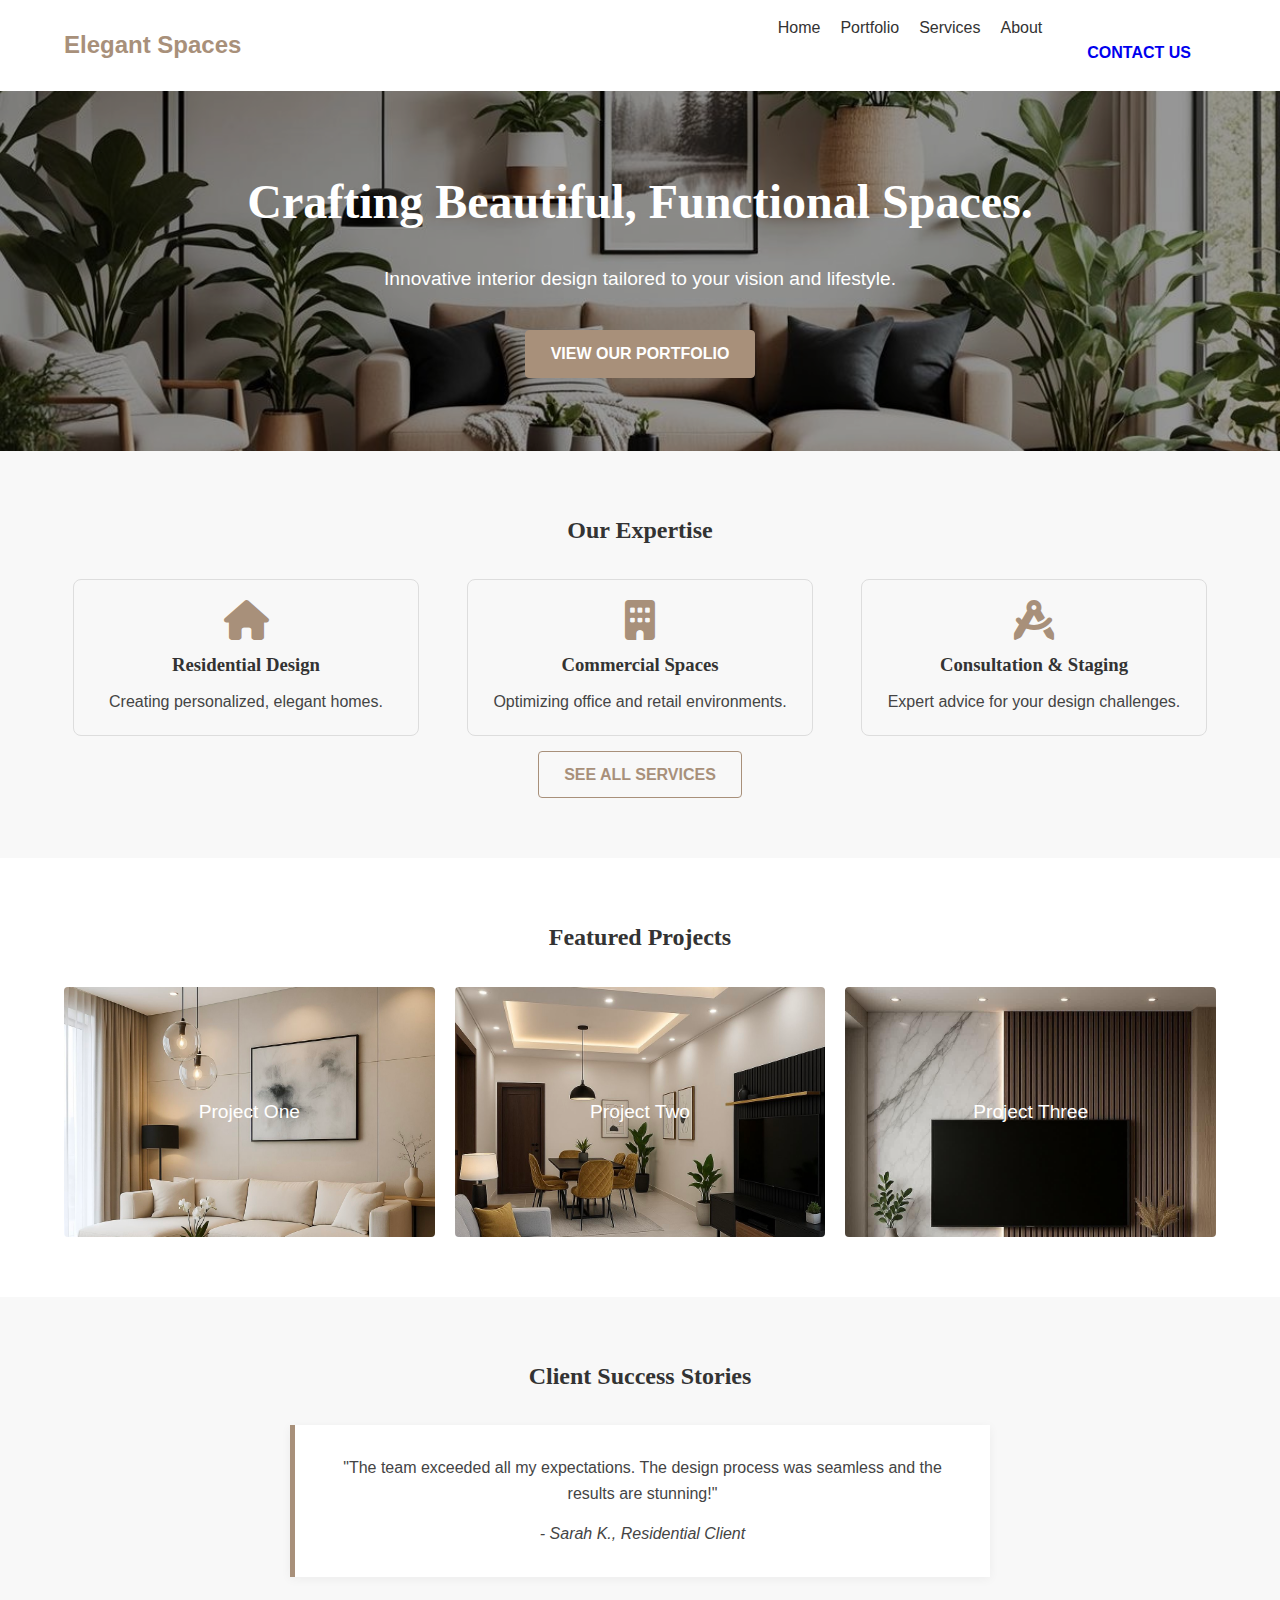
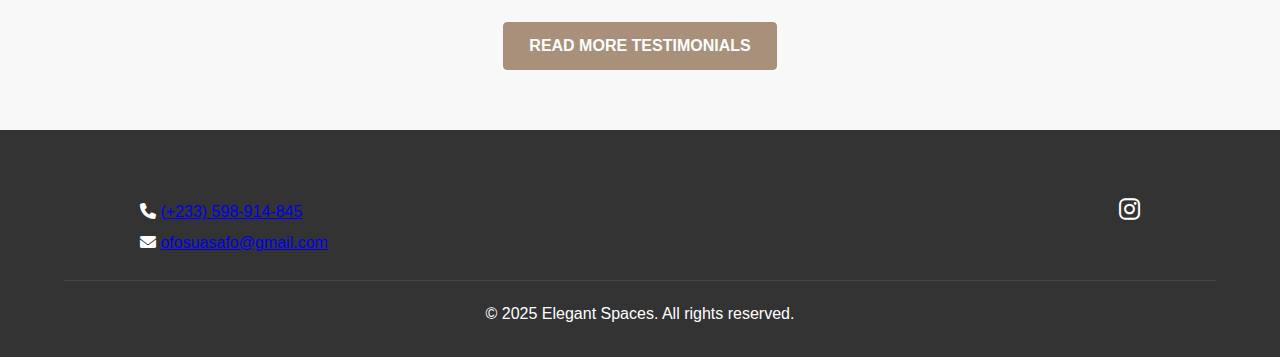
<file: index.html>
<!DOCTYPE html>
<html lang="en">
<head>
    <meta charset="UTF-8">
    <meta name="viewport" content="width=device-width, initial-scale=1.0">
    <title>Elegant Spaces - Interior Design Portfolio</title>
    <link rel="stylesheet" href="styles.css">
    <link rel="stylesheet" href="https://cdnjs.cloudflare.com/ajax/libs/font-awesome/6.0.0-beta3/css/all.min.css">
</head>
<body>

    <header class="main-header">
        <div class="logo">Elegant Spaces</div>
        <nav class="main-nav">
            <button class="menu-toggle" aria-label="Toggle navigation">
                <i class="fas fa-bars"></i>
            </button>
            <ul class="nav-list">
                <li><a href="index.html">Home</a></li>
                <li><a href="portfolio.html">Portfolio</a></li>
                <li><a href="services.html">Services</a></li>
                <li><a href="about.html">About</a></li>
               <li> <a href="contact.html" class="cta-button">Contact Us</a></li>
            </ul>
        </nav>
    </header>

    <main>
        <section class="hero">
            <div class="hero-content">
                <h1>Crafting Beautiful, Functional Spaces.</h1>
                <p>Innovative interior design tailored to your vision and lifestyle.</p>
                <a href="portfolio.html" class="cta-button primary">View Our Portfolio</a>
            </div>
        </section>

        <section class="services-preview">
            <h2>Our Expertise</h2>
            <div class="services-grid">
                <div class="service-card">
                    <i class="fas fa-home"></i>
                    <h3>Residential Design</h3>
                    <p>Creating personalized, elegant homes.</p>
                </div>
                <div class="service-card">
                    <i class="fas fa-building"></i>
                    <h3>Commercial Spaces</h3>
                    <p>Optimizing office and retail environments.</p>
                </div>
                <div class="service-card">
                    <i class="fas fa-drafting-compass"></i>
                    <h3>Consultation & Staging</h3>
                    <p>Expert advice for your design challenges.</p>
                </div>
            </div>
            <a href="services.html" class="cta-button secondary">See All Services</a>
        </section>

        <section class="portfolio-preview">
            <h2>Featured Projects</h2>
            <div class="portfolio-grid">
                <div class="project-item project-1">Project One</div>
                <div class="project-item project-2">Project Two</div>
                <div class="project-item project-3">Project Three</div>
            </div>
        </section>

        <section class="testimonials-preview">
            <h2>Client Success Stories</h2>
            <div class="testimonial-card">
                <p>"The team exceeded all my expectations. The design process was seamless and the results are stunning!"</p>
                <cite>- Sarah K., Residential Client</cite>
            </div>
            <a href="testimonials.html" class="cta-button primary">Read More Testimonials</a>
        </section>
    </main>

    <footer>
        <div class="footer-content">
            <div class="contact-info">
                <h3>Get In Touch</h3>
                <p>
    <i class="fas fa-phone"></i> 
    <a href="tel:+233598914845">(+233) 598-914-845</a>
</p>
                <p>
    <i class="fas fa-envelope"></i> 
    <a href="mailto:ofosuasafo@gmail.com">ofosuasafo@gmail.com</a>
</p>
            </div>
            <div class="social-links">
                                <a href=" https://www.instagram.com/akwasi4958?igsh=MWZ3MXNuYXZncGh4eA%3D%3D&utm_source=qr"><i class="fab fa-instagram" aria-label="Instagram"></i></a>
                
   
            </div>
        </div>
        <p class="copyright">&copy; 2025 Elegant Spaces. All rights reserved.</p>
    </footer>

    <script src="script.js"></script>
</body>
</html>
</file>
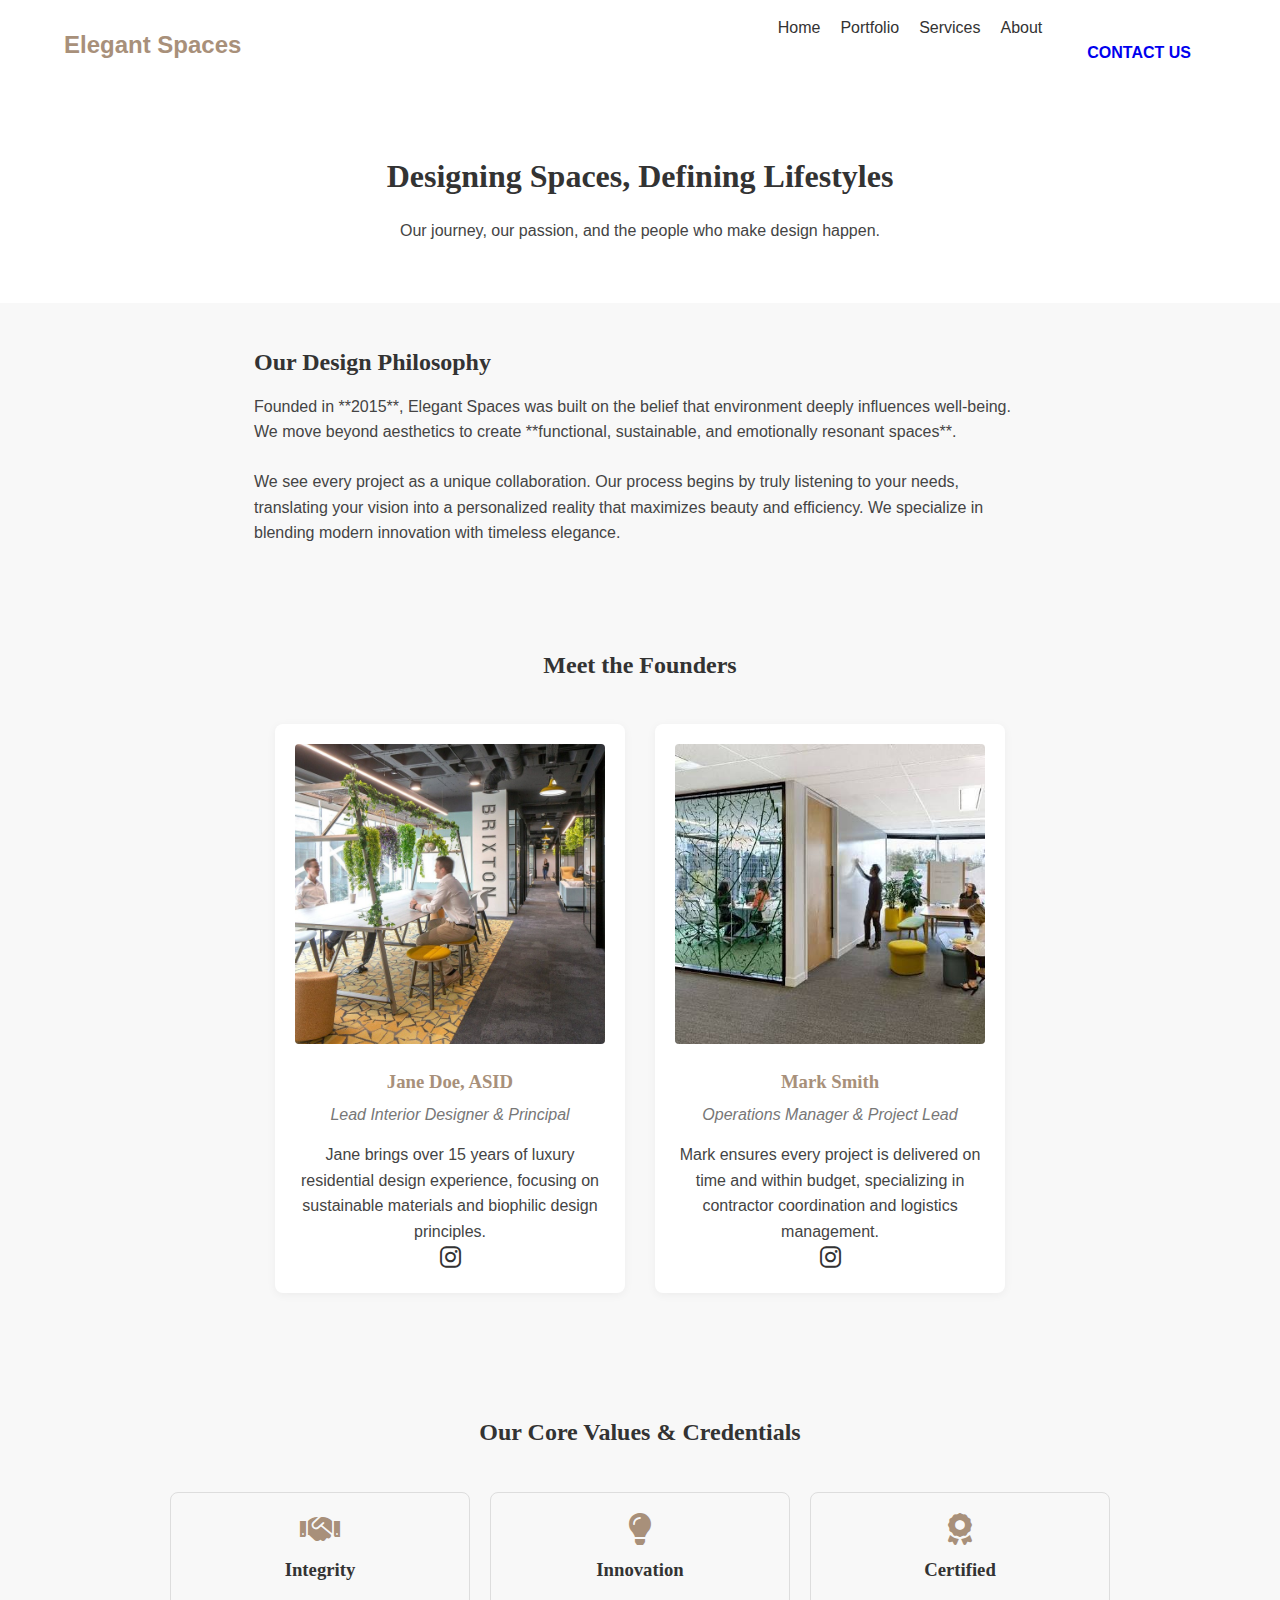
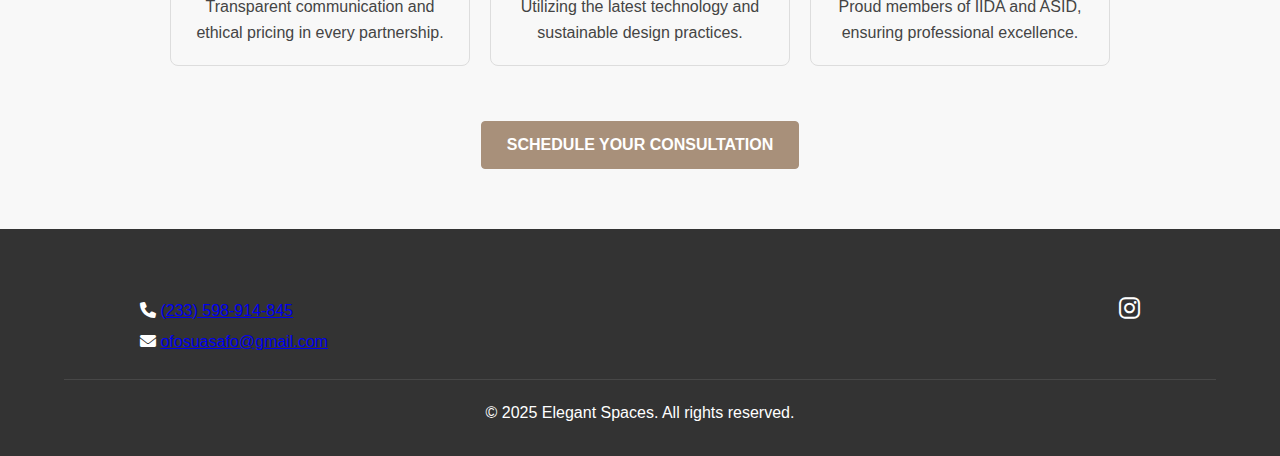
<file: about.html>
<!DOCTYPE html>
<html lang="en">
<head>
    <meta charset="UTF-8">
    <meta name="viewport" content="width=device-width, initial-scale=1.0">
    <title>About Us - Elegant Spaces </title>
    <link rel="stylesheet" href="styles.css">
    <link rel="stylesheet" href="https://cdnjs.cloudflare.com/ajax/libs/font-awesome/6.0.0-beta3/css/all.min.css">
</head>
<body>

    <header class="main-header">
        <div class="logo">Elegant Spaces</div>
        <nav class="main-nav">
            <button class="menu-toggle" aria-label="Toggle navigation">
                <i class="fas fa-bars"></i>
            </button>
            <ul class="nav-list">
                <li><a href="index.html">Home</a></li>
                <li><a href="portfolio.html">Portfolio</a></li>
                <li><a href="services.html">Services</a></li>
                <li><a href="about.html">About</a></li>
                <li><a href="contact.html" class="cta-button">Contact Us</a></li>
            </ul>
        </nav>
    </header>

    <main>
        <section class="about-hero">
            <h1>Designing Spaces, Defining Lifestyles</h1>
            <p>Our journey, our passion, and the people who make design happen.</p>
        </section>

        <section class="company-story">
            <h2>Our Design Philosophy</h2>
            <div class="story-content">
                <p>Founded in **2015**, Elegant Spaces was built on the belief that environment deeply influences well-being. We move beyond aesthetics to create **functional, sustainable, and emotionally resonant spaces**.</p>
                <p>We see every project as a unique collaboration. Our process begins by truly listening to your needs, translating your vision into a personalized reality that maximizes beauty and efficiency. We specialize in blending modern innovation with timeless elegance.</p>
            </div>
        </section>

        <section class="team-section">
            <h2>Meet the Founders</h2>
            <div class="team-grid">
                
                <div class="team-member">
                    <img src="images/img-a.jpeg" alt="Jane Doe, Lead Designer">
                    <h3>Jane Doe, ASID</h3>
                    <p class="title">Lead Interior Designer & Principal</p>
                    <p>Jane brings over 15 years of luxury residential design experience, focusing on sustainable materials and biophilic design principles.</p>
                    <a href=" https://www.instagram.com/akwasi4958?igsh=MWZ3MXNuYXZncGh4eA%3D%3D&utm_source=qr" aria-label="Jane Doe Instagram"><i class="fab fa-instagram"></i></a>
                </div>

                <div class="team-member">
                    <img src="images/img-b.jpeg" alt="Mark Smith, Project Manager">
                    <h3>Mark Smith</h3>
                    <p class="title">Operations Manager & Project Lead</p>
                    <p>Mark ensures every project is delivered on time and within budget, specializing in contractor coordination and logistics management.</p>
                    <a href=" https://www.instagram.com/akwasi4958?igsh=MWZ3MXNuYXZncGh4eA%3D%3D&utm_source=qr" aria-label="Mark Smith Instagram"><i class="fab fa-instagram"></i></a>
                </div>
            </div>
        </section>

        <section class="credentials-values">
            <h2>Our Core Values & Credentials</h2>
            <div class="value-blocks">
                <div class="value-card">
                    <i class="fas fa-handshake"></i>
                    <h3>Integrity</h3>
                    <p>Transparent communication and ethical pricing in every partnership.</p>
                </div>
                <div class="value-card">
                    <i class="fas fa-lightbulb"></i>
                    <h3>Innovation</h3>
                    <p>Utilizing the latest technology and sustainable design practices.</p>
                </div>
                <div class="value-card">
                    <i class="fas fa-award"></i>
                    <h3>Certified</h3>
                    <p>Proud members of IIDA and ASID, ensuring professional excellence.</p>
                </div>
            </div>
            
            <a href="contact.html" class="cta-button primary">Schedule Your Consultation</a>
        </section>
    </main>

    <footer>
        <div class="footer-content">
            <div class="contact-info">
                <h3>Get In Touch</h3>
                 <p>
    <i class="fas fa-phone"></i> 
    <a href="tel:+233598914845">(233) 598-914-845</a>
</p>
                <p>
    <i class="fas fa-envelope"></i> 
    <a href="mailto:ofosuasafo@gmail.com">ofosuasafo@gmail.com</a>
</p>
            </div>
            <div class="social-links">
                <a href=" https://www.instagram.com/akwasi4958?igsh=MWZ3MXNuYXZncGh4eA%3D%3D&utm_source=qr"><i class="fab fa-instagram" aria-label="Instagram"></i></a>
            </div>
        </div>
        <p class="copyright">&copy; 2025 Elegant Spaces. All rights reserved.</p>
    </footer>

    <script src="script.js"></script>
</body>
</html>
</file>
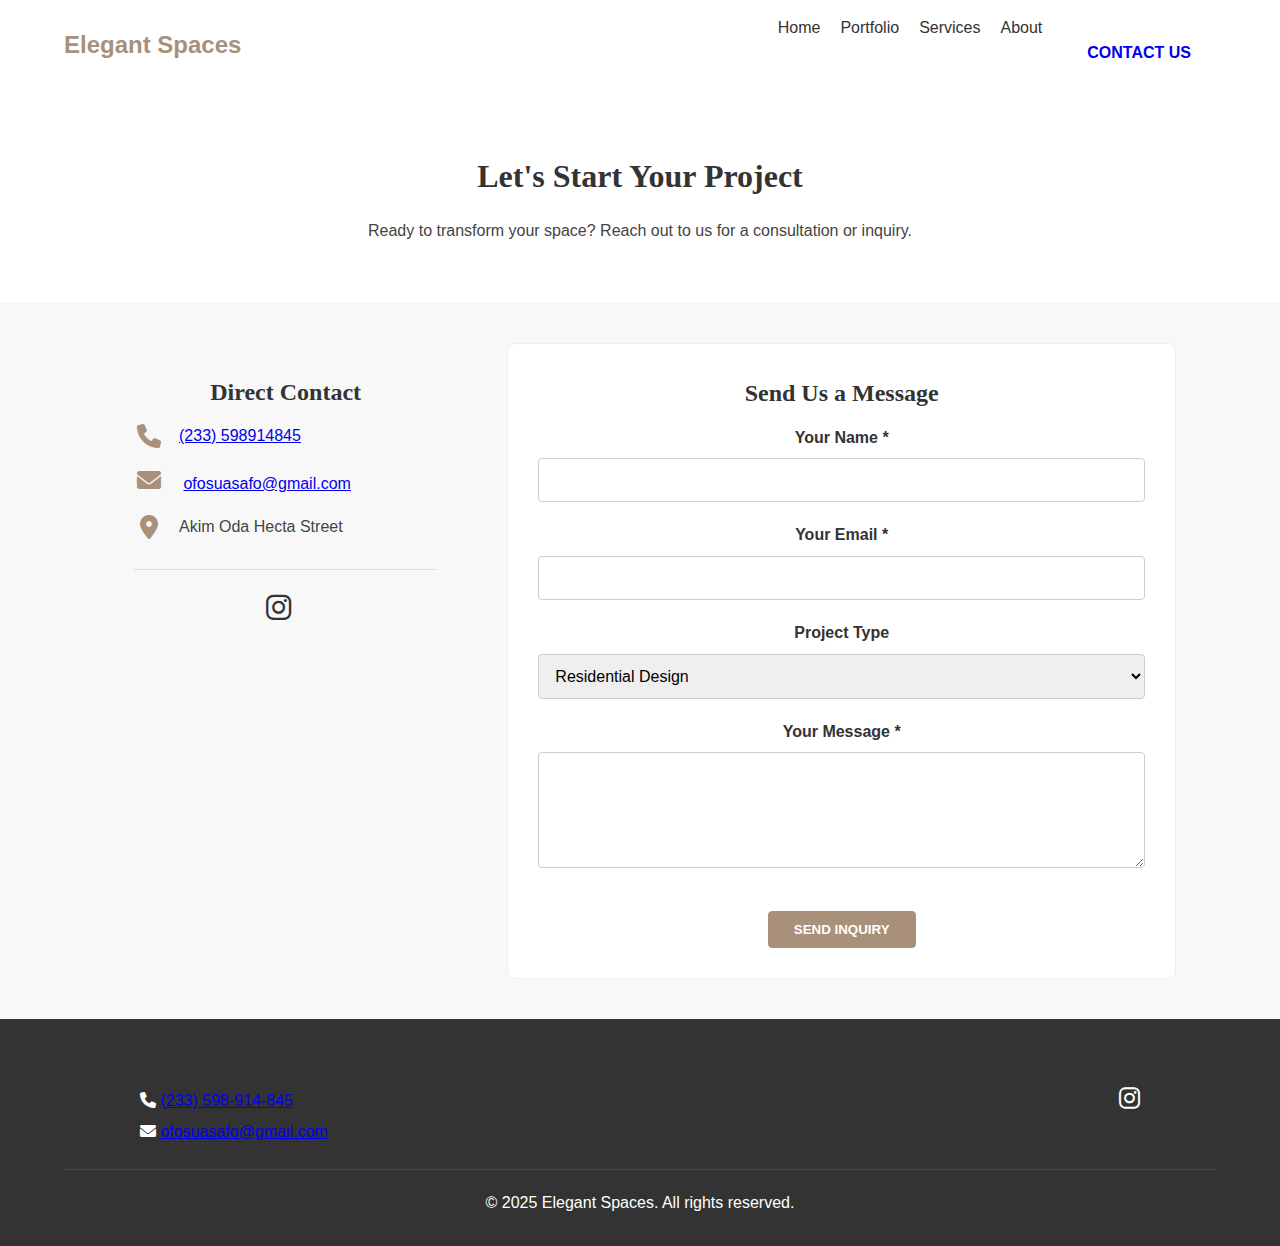
<file: contact.html>
<!DOCTYPE html>
<html lang="en">
<head>
    <meta charset="UTF-8">
    <meta name="viewport" content="width=device-width, initial-scale=1.0">
    <title>Contact Us - Elegant Spaces</title>
    <link rel="stylesheet" href="styles.css">
    <link rel="stylesheet" href="https://cdnjs.cloudflare.com/ajax/libs/font-awesome/6.0.0-beta3/css/all.min.css">
</head>
<body>

    <header class="main-header">
        <div class="logo">Elegant Spaces</div>
        <nav class="main-nav">
            <button class="menu-toggle" aria-label="Toggle navigation">
                <i class="fas fa-bars"></i>
            </button>
            <ul class="nav-list">
                <li><a href="index.html">Home</a></li>
                <li><a href="portfolio.html">Portfolio</a></li>
                <li><a href="services.html">Services</a></li>
                <li><a href="about.html">About</a></li>
                <li><a href="contact.html" class="cta-button">Contact Us</a></li>
            </ul>
        </nav>
    </header>

    <main>
        <section class="contact-hero">
            <h1>Let's Start Your Project</h1>
            <p>Ready to transform your space? Reach out to us for a consultation or inquiry.</p>
        </section>

        <section class="contact-details-form-container">
            <div class="contact-info-details">
                <h2>Direct Contact</h2>
                <div class="detail-item">
                    <i class="fas fa-phone"></i>
                     <p>
    
    <a href="tel:0598914845">(233) 598914845</a>
</p>
                </div>
                <div class="detail-item">
                    
                    <p>
    <i class="fas fa-envelope"></i> 
    <a href="ofosuasafo@gmail.com">ofosuasafo@gmail.com</a>
</p>
                </div>
                <div class="detail-item">
                    <i class="fas fa-map-marker-alt"></i>
                    <p>Akim Oda Hecta Street </p>
                </div>
                <div class="social-links-contact">
                    <a href="https://www.instagram.com/  https://www.instagram.com/akwasi4958?igsh=MWZ3MXNuYXZncGh4eA%3D%3D&utm_source=qr"><i class="fab fa-instagram" aria-label="Instagram"></i></a>
                    
   
                </div>
            </div>

            <div class="contact-form-wrapper">
                <h2>Send Us a Message</h2>
              <!--  <form id="contact-form" action="submit_form.php" method="POST">
                    
                 <!--  <div class="form-group">
                        <label <!--for="name">Your Name *</label>
                        <input <!--type="text" id="name" name="name" required>
                    </div>

                    <div class="form-group">
                        <label for="email">Your Email *</label>
                        <input <!--type="email" id="email" name="email" required> 
                        <small class="error-message" id="email-error"></small>
                    </div>

                    <div class="form-group">
                        <label for="phone">Phone Number</label>
                        <input type="tel" id="phone" name="phone">
                    </div>
                    
                    <div class="form-group">
                        <label for="service">Interested Service *</label>
                        <select id="service" name="service" required>
                            <option value="">-- Select Service --</option>
                            <option value="residential">Residential Design</option>
                            <option value="commercial">Commercial Design</option>
                            <option value="consultation">Design Consultation</option>
                            <option value="other">Other Inquiry</option>
                        </select>
                    </div>

                    <div class="form-group">
                        <label for="message">Project Details / Message *</label>
                        <textarea id="message" name="message" rows="5" required></textarea>
                    </div>
                    
                    <button type="submit" class="cta-button primary">Send Inquiry</button>
                    <p class="form-note">* Required fields.</p>
               </form> --->


<form id="contactForm" name="contact" method="POST" data-netlify="true">
    
    <input type="hidden" name="next" value="/thank-you.html" />
    <input type="hidden" name="form-name" value="contact" />
    <input type="hidden" name="bot-field" />

    
    <div class="form-group">
        <label for="name">Your Name *</label>
        <input type="text" id="name" name="name" required>
    </div>

    <div class="form-group">
        <label for="email">Your Email *</label>
        <input type="email" id="email" name="email" required>
    </div>

    <div class="form-group">
        <label for="subject">Project Type</label>
        <select id="subject" name="project_type">
            <option value="residential">Residential Design</option>
            <option value="commercial">Commercial/Hospitality</option>
            <option value="consultation">Design Consultation</option>
            <option value="other">Other</option>
        </select>
    </div>

    <div class="form-group">
        <label for="message">Your Message *</label>
        <textarea id="message" name="message" rows="5" required></textarea>
    </div>

    <button type="submit" class="cta-button primary">Send Inquiry</button>
</form>
            </div>
        </section>
    </main>

    <footer>
        <div class="footer-content">
            <div class="contact-info">
                <h3>Get In Touch</h3>
                 <p>
    <i class="fas fa-phone"></i> 
    <a href="tel:0598914845">(233) 598-914-845</a>
</p>
                <p>
    <i class="fas fa-envelope"></i> 
    <a href="mailto:ofosuasafo@gmail.com">ofosuasafo@gmail.com</a>
</p>
            </div>
            <div class="social-links">
                <a href="https://www.instagram.com/  https://www.instagram.com/akwasi4958?igsh=MWZ3MXNuYXZncGh4eA%3D%3D&utm_source=qr"><i class="fab fa-instagram" aria-label="Instagram"></i></a>
            </div>
        </div>
        <p class="copyright">&copy; 2025 Elegant Spaces. All rights reserved.</p>
    </footer>

    <script src="script.js"></script>
    <script src="contact.js"></script> </body>
</html>
</file>
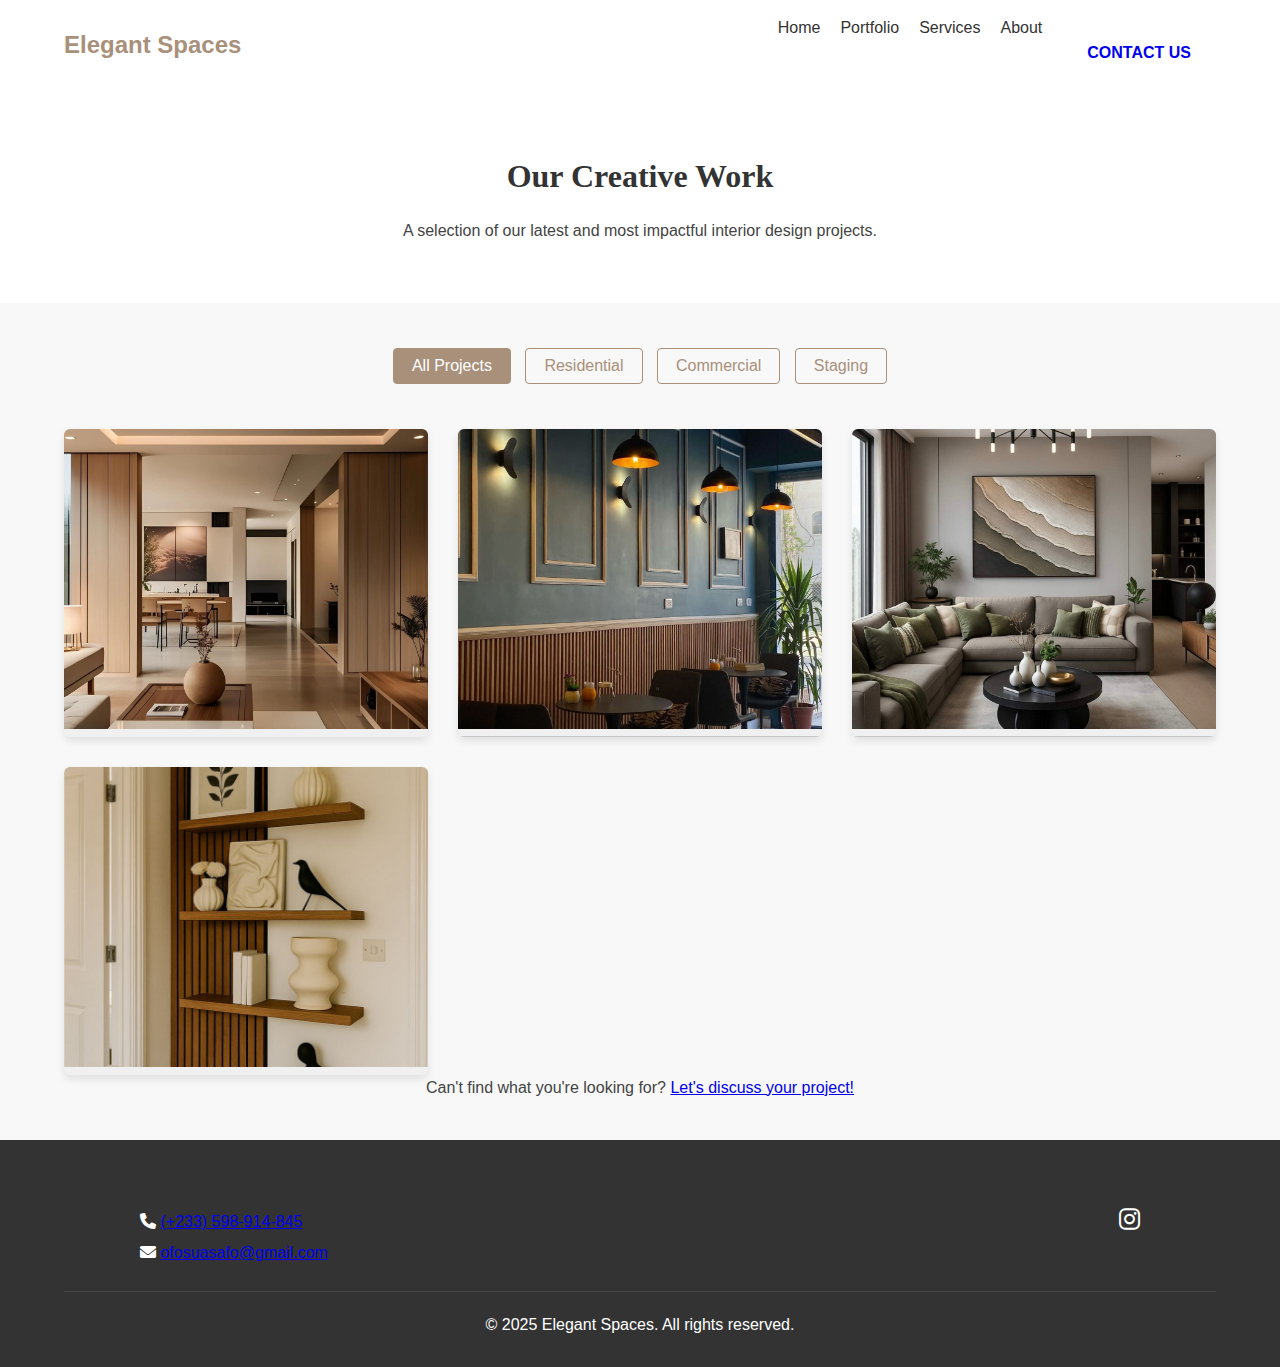
<file: portfolio.html>
<!DOCTYPE html>
<html lang="en">
<head>
    <meta charset="UTF-8">
    <meta name="viewport" content="width=device-width, initial-scale=1.0">
    <title>Portfolio - Elegant Spaces</title>
    <link rel="stylesheet" href="styles.css">
    <link rel="stylesheet" href="https://cdnjs.cloudflare.com/ajax/libs/font-awesome/6.0.0-beta3/css/all.min.css">
</head>
<body>

    <header class="main-header">
        <div class="logo">Elegant Spaces</div>
        <nav class="main-nav">
            <button class="menu-toggle" aria-label="Toggle navigation">
                <i class="fas fa-bars"></i>
            </button>
            <ul class="nav-list">
                <li><a href="index.html">Home</a></li>
                <li><a href="portfolio.html">Portfolio</a></li>
                <li><a href="services.html">Services</a></li>
                <li><a href="about.html">About</a></li>
                <li><a href="contact.html" class="cta-button">Contact Us</a></li>
            </ul>
        </nav>
    </header>

    <main>
        <section class="portfolio-hero">
            <h1>Our Creative Work</h1>
            <p>A selection of our latest and most impactful interior design projects.</p>
        </section>

        <section class="portfolio-gallery">
            <div class="filter-controls">
                <button class="filter-btn active" data-filter="all">All Projects</button>
                <button class="filter-btn" data-filter="residential">Residential</button>
                <button class="filter-btn" data-filter="commercial">Commercial</button>
                <button class="filter-btn" data-filter="staging">Staging</button>
            </div>

            <div class="project-container">
                
                <a href="project-1.html" class="project-card" data-category="residential">
                    <img src="images/img-4.jpeg" alt="Modern Minimalist Kitchen Design">
                    <div class="project-overlay">
                        <h3>Minimalist Kitchen</h3>o
                        <p>Residential | New York, NY</p>
                    </div>
                </a>

                <a href="project-2.html" class="project-card" data-category="commercial">
                    <img src="images/img-5.jpeg" alt="Tech Office Lounge Area">
                    <div class="project-overlay">
                        <h3>Tech Startup Office</h3>
                        <p>Commercial | Austin, TX</p>
                    </div>
                </a>

                <a href="project-3.html" class="project-card" data-category="residential">
                    <img src="images/img-2.jpeg"
" alt="Coastal Living Room Interior">
                    <div class="project-overlay">
                        <h3>Coastal Retreat Home</h3>
                        <p>Residential | Miami, FL</p>
                    </div>
                </a>

                <a href="project-4.html" class="project-card" data-category="staging">
                    <img src="images/img-7.jpeg" alt="Luxury Home Staging">
                    <div class="project-overlay">
                        <h3>Luxury Staging</h3>
                        <p>Staging | Los Angeles, CA</p>
                    </div>
                </a>
                
                </div>

            <p class="view-more-cta">Can't find what you're looking for? <a href="contact.html">Let's discuss your project!</a></p>
        </section>
    </main>

    <footer>
        <div class="footer-content">
            <div class="contact-info">
                <h3>Get In Touch</h3>
                 <p>
    <i class="fas fa-phone"></i> 
    <a href="tel:+233598914845">(+233) 598-914-845</a>
</p>
                <p>
    <i class="fas fa-envelope"></i> 
    <a href="mailto:ofosuasafo@gmail.com">ofosuasafo@gmail.com</a>
</p>
            </div>
            <div class="social-links">
                <a href=" https://www.instagram.com/akwasi4958?igsh=MWZ3MXNuYXZncGh4eA%3D%3D&utm_source=qr"><i class="fab fa-instagram" aria-label="Instagram"></i></a>
                
  
            </div>
        </div>
        <p class="copyright">&copy; 2025 Elegant Spaces. All rights reserved.</p>
    </footer>

    <script src="script.js"></script>
    <script src="portfolio.js"></script> </body>
</html>
</file>
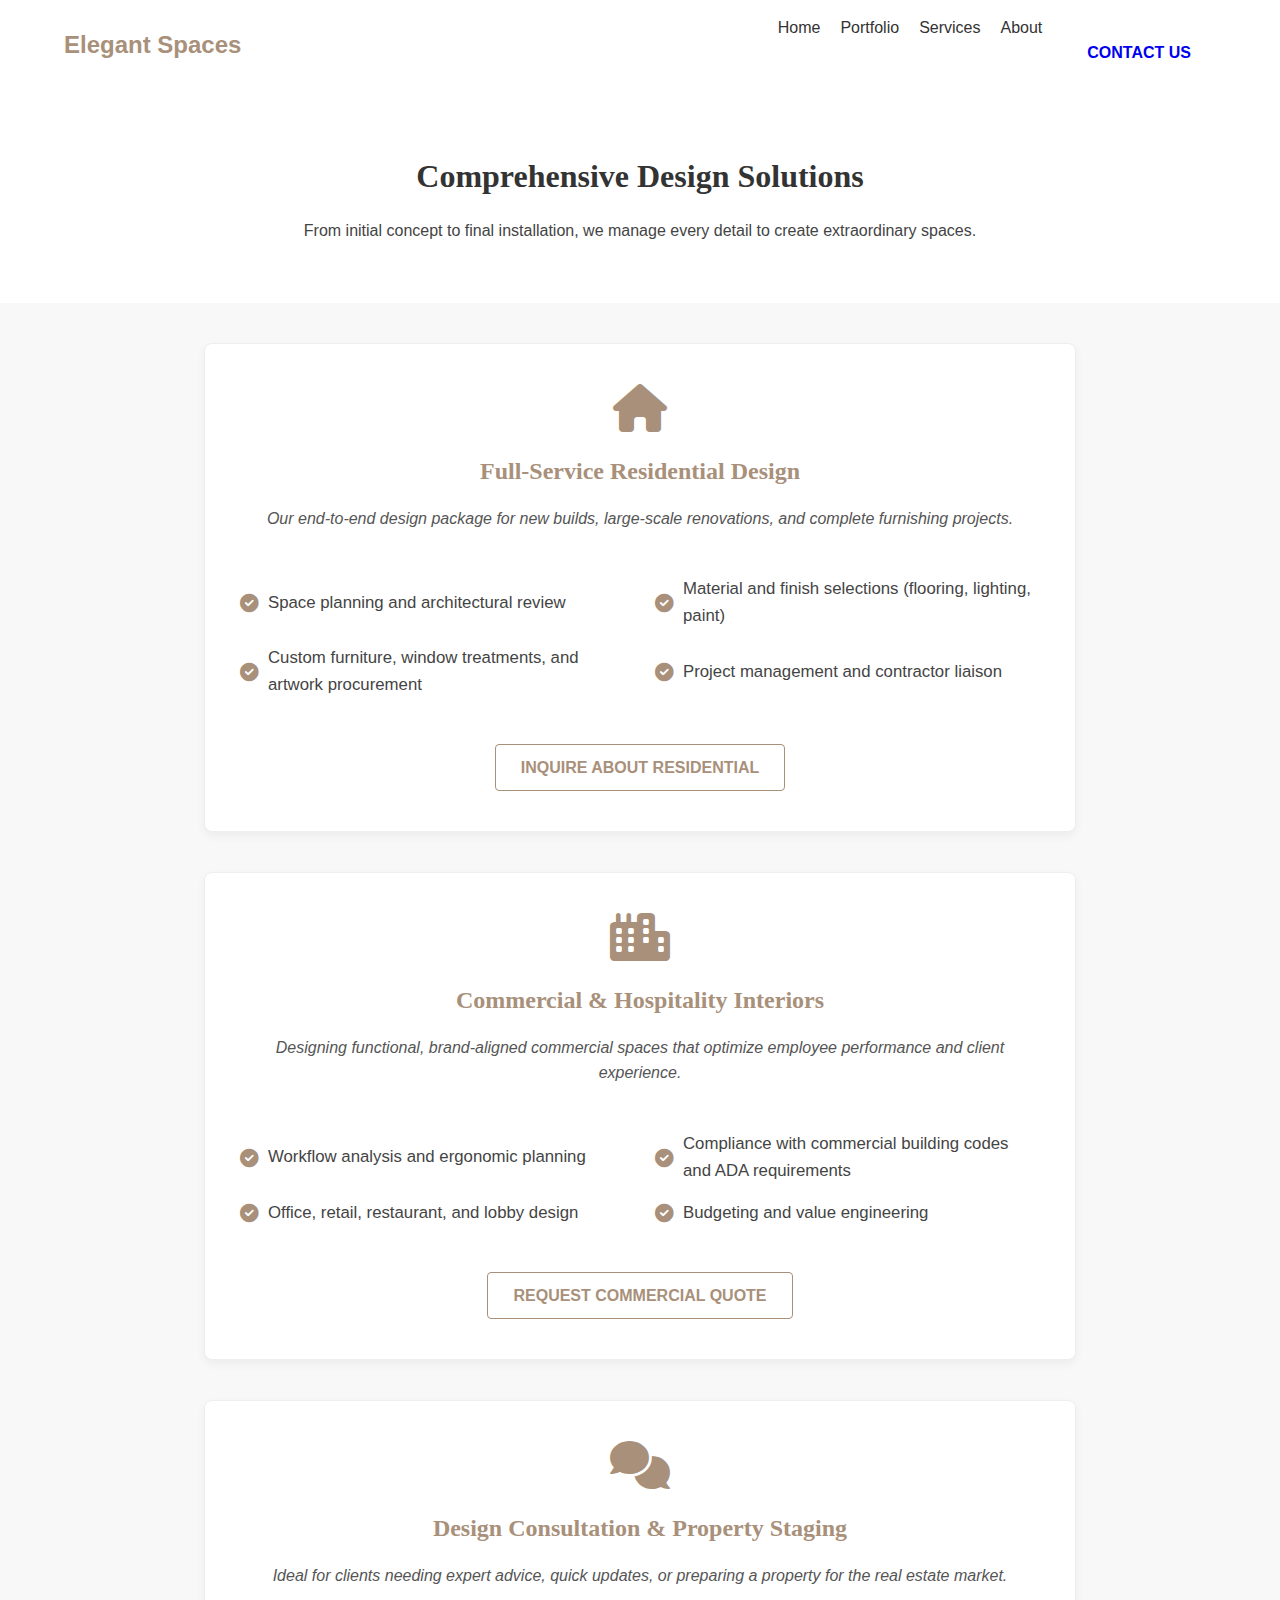
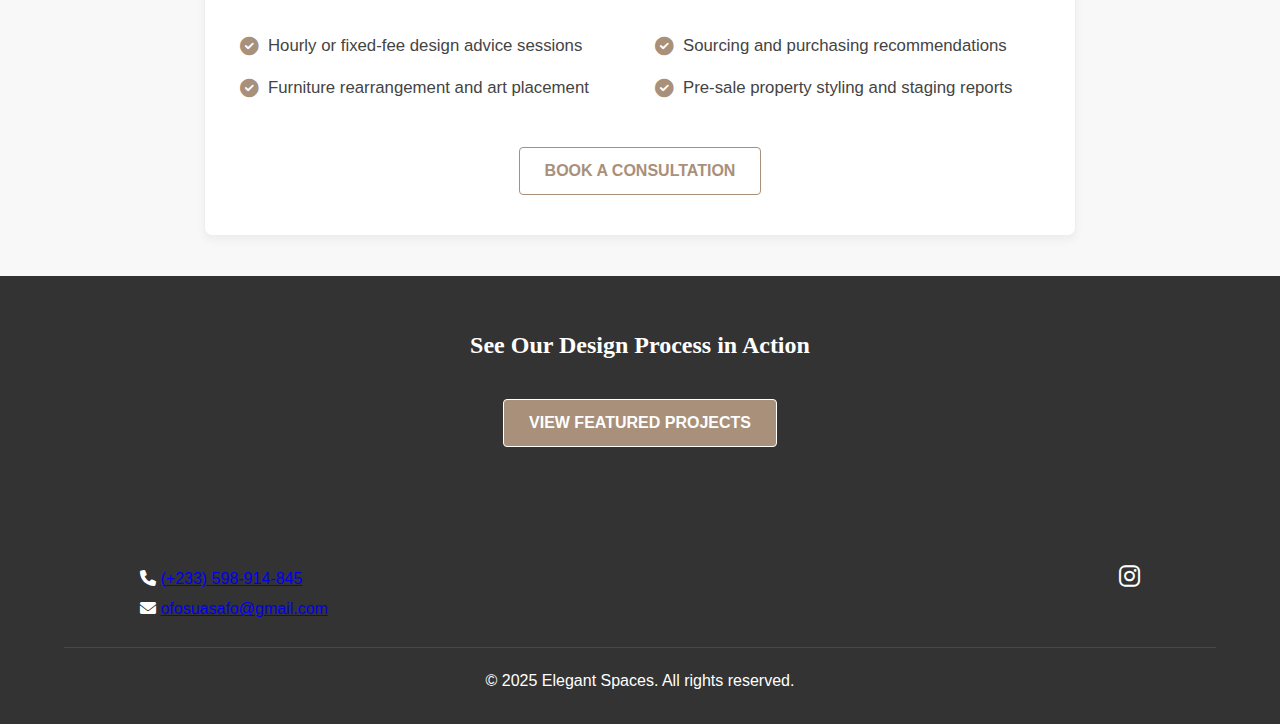
<file: services.html>
<!DOCTYPE html>
<html lang="en">
<head>
    <meta charset="UTF-8">
    <meta name="viewport" content="width=device-width, initial-scale=1.0">
    <title>Our Services - Elegant Spaces</title>
    <link rel="stylesheet" href="styles.css">
    <link rel="stylesheet" href="https://cdnjs.cloudflare.com/ajax/libs/font-awesome/6.0.0-beta3/css/all.min.css">
</head>
<body>

    <!-- Header & Navigation (Reused) -->
    <header class="main-header">
        <div class="logo">Elegant Spaces</div>
        <nav class="main-nav">
            <button class="menu-toggle" aria-label="Toggle navigation">
                <i class="fas fa-bars"></i>
            </button>
            <ul class="nav-list">
                <li><a href="index.html">Home</a></li>
                <li><a href="portfolio.html">Portfolio</a></li>
                <li><a href="services.html">Services</a></li>
                <li><a href="about.html">About</a></li>
                <li><a href="contact.html" class="cta-button">Contact Us</a></li>
            </ul>
        </nav>
    </header>

    <main>
        <section class="services-hero">
            <h1>Comprehensive Design Solutions</h1>
            <p>From initial concept to final installation, we manage every detail to create extraordinary spaces.</p>
        </section>

        <!-- Services Detail Section -->
        <section class="service-details-container">
            
            <!-- Service Card 1: Full Residential Design -->
            <div class="service-card-detail">
                <i class="fas fa-home service-icon"></i>
                <h2>Full-Service Residential Design</h2>
                <p class="summary">Our end-to-end design package for new builds, large-scale renovations, and complete furnishing projects.</p>
                
                <ul class="service-features">
                    <li><i class="fas fa-check-circle"></i> Space planning and architectural review</li>
                    <li><i class="fas fa-check-circle"></i> Material and finish selections (flooring, lighting, paint)</li>
                    <li><i class="fas fa-check-circle"></i> Custom furniture, window treatments, and artwork procurement</li>
                    <li><i class="fas fa-check-circle"></i> Project management and contractor liaison</li>
                </ul>

                <a href="contact.html" class="cta-button secondary">Inquire About Residential</a>
            </div>

            <!-- Service Card 2: Commercial & Hospitality -->
            <div class="service-card-detail reversed">
                <i class="fas fa-city service-icon"></i>
                <h2>Commercial & Hospitality Interiors</h2>
                <p class="summary">Designing functional, brand-aligned commercial spaces that optimize employee performance and client experience.</p>
                
                <ul class="service-features">
                    <li><i class="fas fa-check-circle"></i> Workflow analysis and ergonomic planning</li>
                    <li><i class="fas fa-check-circle"></i> Compliance with commercial building codes and ADA requirements</li>
                    <li><i class="fas fa-check-circle"></i> Office, retail, restaurant, and lobby design</li>
                    <li><i class="fas fa-check-circle"></i> Budgeting and value engineering</li>
                </ul>

                <a href="contact.html" class="cta-button secondary">Request Commercial Quote</a>
            </div>

            <!-- Service Card 3: Consultation & Staging -->
            <div class="service-card-detail">
                <i class="fas fa-comments service-icon"></i>
                <h2>Design Consultation & Property Staging</h2>
                <p class="summary">Ideal for clients needing expert advice, quick updates, or preparing a property for the real estate market.</p>
                
                <ul class="service-features">
                    <li><i class="fas fa-check-circle"></i> Hourly or fixed-fee design advice sessions</li>
                    <li><i class="fas fa-check-circle"></i> Sourcing and purchasing recommendations</li>
                    <li><i class="fas fa-check-circle"></i> Furniture rearrangement and art placement</li>
                    <li><i class="fas fa-check-circle"></i> Pre-sale property styling and staging reports</li>
                </ul>

                <a href="contact.html" class="cta-button secondary">Book a Consultation</a>
            </div>
        </section>

        <!-- Portfolio CTA -->
        <section class="service-cta-banner">
            <h2>See Our Design Process in Action</h2>
            <a href="portfolio.html" class="cta-button primary">View Featured Projects</a>
        </section>
    </main>

    <!-- Footer (Reused) -->
    <footer>
        <div class="footer-content">
            <div class="contact-info">
                <h3>Get In Touch</h3>
                 <p>
    <i class="fas fa-phone"></i> 
    <a href="tel:+233598914845">(+233) 598-914-845</a>
</p>
                <p>
    <i class="fas fa-envelope"></i> 
    <a href="mailto:ofosuasafo@gmail.com">ofosuasafo@gmail.com</a>
</p>
            </div>
            <div class="social-links">
                <a href="https://www.instagram.com/akwasi4958?igsh=MWZ3MXNuYXZncGh4eA%3D%3D&utm_source=qr "><i class="fab fa-instagram" aria-label="Instagram"></i></a>
                
 
            </div>
        </div>
        <p class="copyright">&copy; 2025 Elegant Spaces. All rights reserved.</p>
    </footer>

    <script src="script.js"></script>
</body>
</html>
</file>
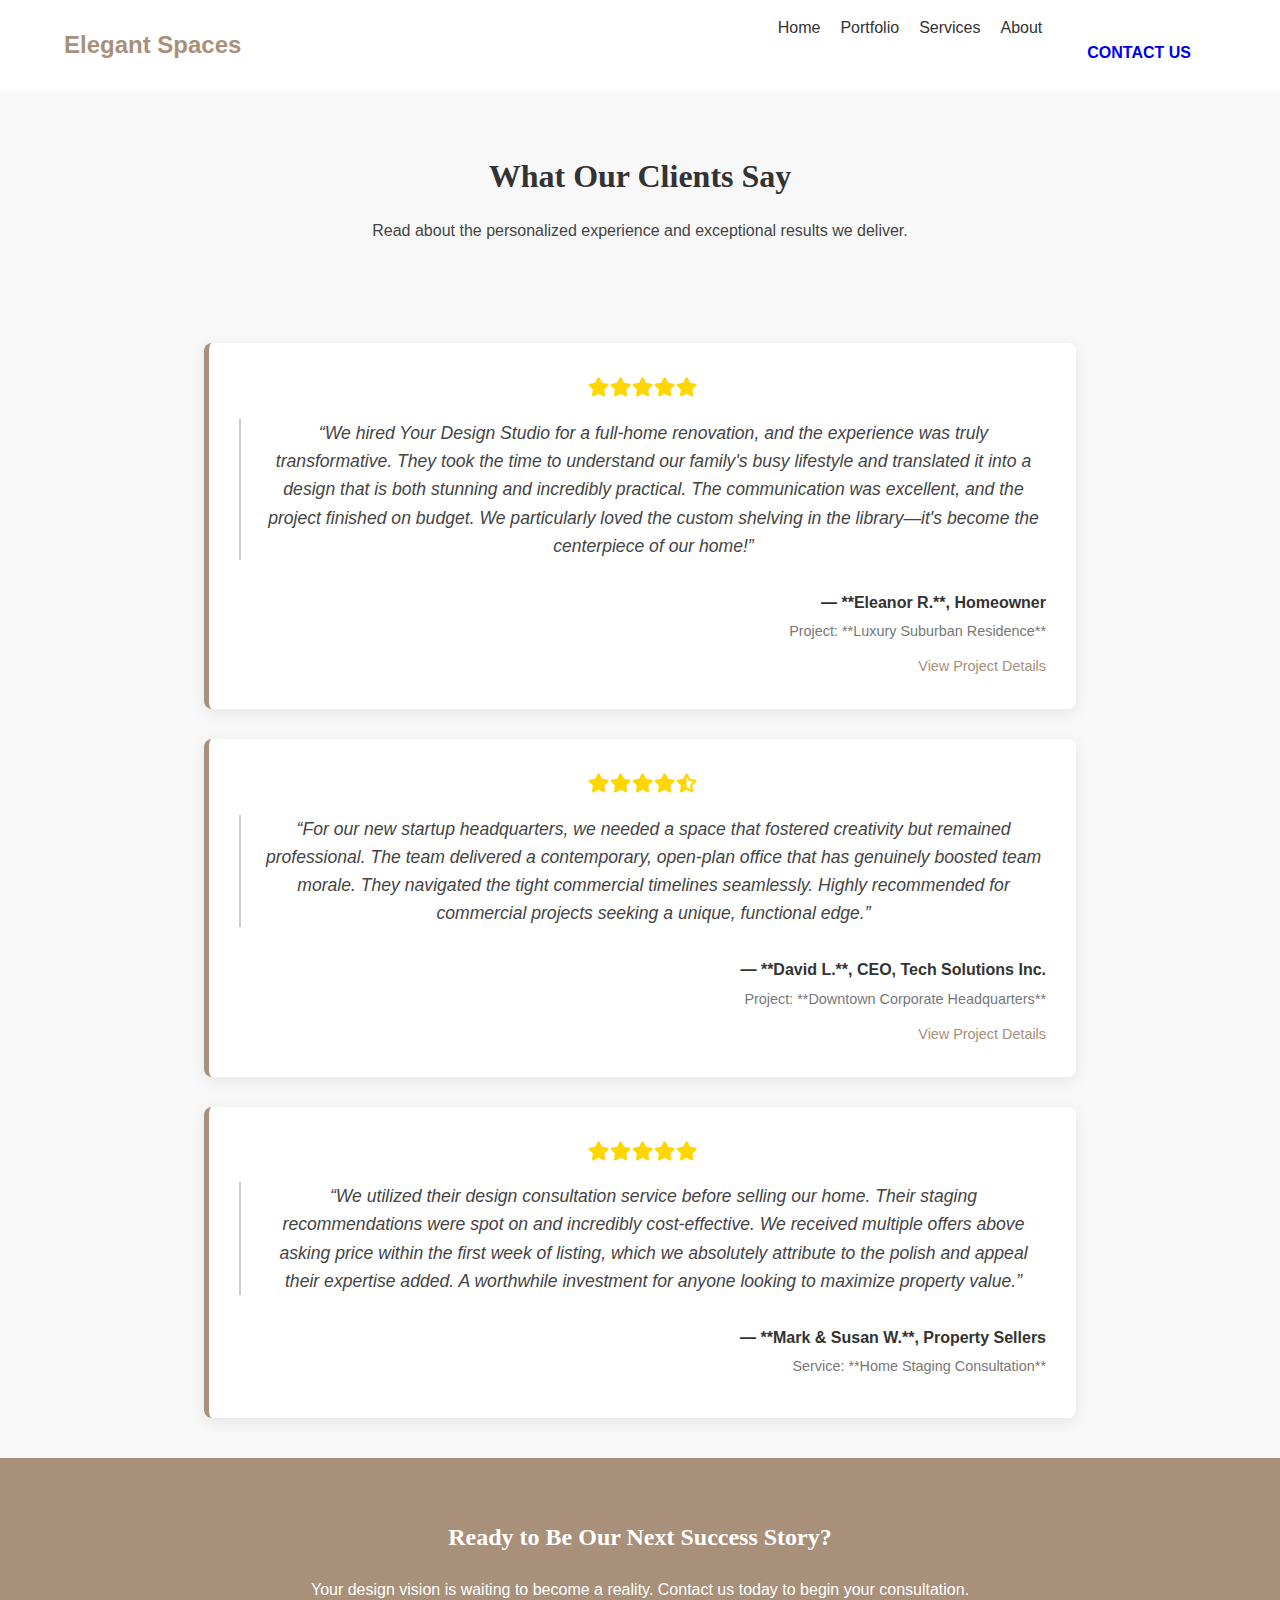
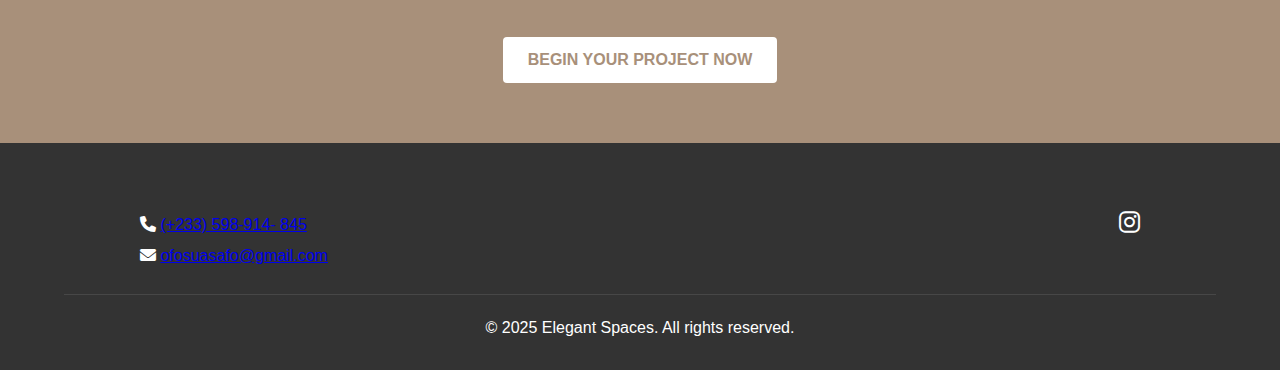
<file: testimonials.html>
<!DOCTYPE html>
<html lang="en">
<head>
    <meta charset="UTF-8">
    <meta name="viewport" content="width=device-width, initial-scale=1.0">
    <title>Client Testimonials - Elegant Spaces</title>
    <link rel="stylesheet" href="styles.css">
    <link rel="stylesheet" href="https://cdnjs.cloudflare.com/ajax/libs/font-awesome/6.0.0-beta3/css/all.min.css">
</head>
<body>

    <header class="main-header">
        <div class="logo">Elegant Spaces</div>
        <nav class="main-nav">
            <button class="menu-toggle" aria-label="Toggle navigation">
                <i class="fas fa-bars"></i>
            </button>
            <ul class="nav-list">
                <li><a href="index.html">Home</a></li>
                <li><a href="portfolio.html">Portfolio</a></li>
                <li><a href="services.html">Services</a></li>
                <li><a href="about.html">About</a></li>
                <li><a href="contact.html" class="cta-button">Contact Us</a></li>
            </ul>
        </nav>
    </header>

    <main>
        <section class="testimonials-hero">
            <h1>What Our Clients Say</h1>
            <p>Read about the personalized experience and exceptional results we deliver.</p>
        </section>

        <section class="client-stories-container">
            
            <div class="testimonial-story-card">
                <div class="star-rating">
                    <i class="fas fa-star"></i><i class="fas fa-star"></i><i class="fas fa-star"></i><i class="fas fa-star"></i><i class="fas fa-star"></i>
                </div>
                <blockquote>
                    <p>“We hired Your Design Studio for a full-home renovation, and the experience was truly transformative. They took the time to understand our family's busy lifestyle and translated it into a design that is both stunning and incredibly practical. The communication was excellent, and the project finished on budget. We particularly loved the custom shelving in the library—it's become the centerpiece of our home!”</p>
                </blockquote>
                <div class="client-details">
                    <p class="client-name">— **Eleanor R.**, Homeowner</p>
                    <p class="project-reference">Project: **Luxury Suburban Residence**</p>
                    <a href="portfolio.html#project-1" class="view-project-link">View Project Details</a>
                </div>
            </div>

            <div class="testimonial-story-card">
                <div class="star-rating">
                    <i class="fas fa-star"></i><i class="fas fa-star"></i><i class="fas fa-star"></i><i class="fas fa-star"></i><i class="fas fa-star-half-alt"></i>
                </div>
                <blockquote>
                    <p>“For our new startup headquarters, we needed a space that fostered creativity but remained professional. The team delivered a contemporary, open-plan office that has genuinely boosted team morale. They navigated the tight commercial timelines seamlessly. Highly recommended for commercial projects seeking a unique, functional edge.”</p>
                </blockquote>
                <div class="client-details">
                    <p class="client-name">— **David L.**, CEO, Tech Solutions Inc.</p>
                    <p class="project-reference">Project: **Downtown Corporate Headquarters**</p>
                    <a href="portfolio.html#project-2" class="view-project-link">View Project Details</a>
                </div>
            </div>

            <div class="testimonial-story-card">
                <div class="star-rating">
                    <i class="fas fa-star"></i><i class="fas fa-star"></i><i class="fas fa-star"></i><i class="fas fa-star"></i><i class="fas fa-star"></i>
                </div>
                <blockquote>
                    <p>“We utilized their design consultation service before selling our home. Their staging recommendations were spot on and incredibly cost-effective. We received multiple offers above asking price within the first week of listing, which we absolutely attribute to the polish and appeal their expertise added. A worthwhile investment for anyone looking to maximize property value.”</p>
                </blockquote>
                <div class="client-details">
                    <p class="client-name">— **Mark & Susan W.**, Property Sellers</p>
                    <p class="project-reference">Service: **Home Staging Consultation**</p>
                </div>
            </div>

        </section>

        <section class="testimonials-cta">
            <h2>Ready to Be Our Next Success Story?</h2>
            <p>Your design vision is waiting to become a reality. Contact us today to begin your consultation.</p>
            <a href="contact.html" class="cta-button primary">Begin Your Project Now</a>
        </section>
    </main>

    <footer>
        <div class="footer-content">
            <div class="contact-info">
                <h3>Get In Touch</h3>
                 <p>
    <i class="fas fa-phone"></i> 
    <a href="tel:+233598914845">(+233) 598-914-
845</a>
</p>
                <p>
    <i class="fas fa-envelope"></i> 
    <a href="mailto:ofosuasafo@gmail.com">ofosuasafo@gmail.com</a>
</p>
            </div>
            <div class="social-links">
                <a href="https://www.instagram.com/akwasi4958?igsh=MWZ3MXNuYXZncGh4eA%3D%3D&utm_source=qr "><i class="fab fa-instagram" aria-label="Instagram"></i></a>

            </div>
        </div>
        <p class="copyright">&copy; 2025 Elegant Spaces. All rights reserved.</p>
    </footer>

    <script src="script.js"></script>
</body>
</html>
</file>
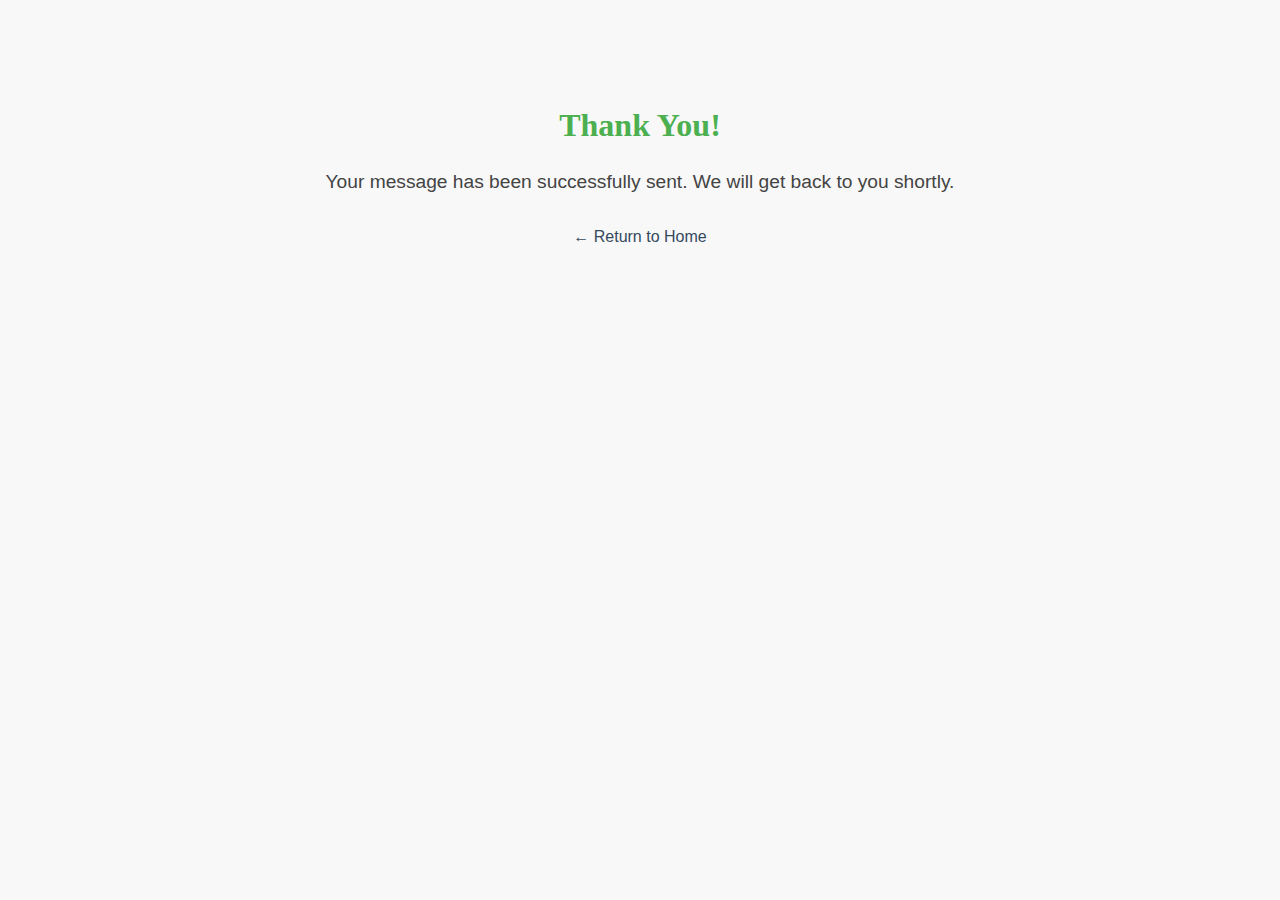
<file: thank-you.html>
<!DOCTYPE html>
<html lang="en">
<head>
    <meta charset="UTF-8">
    <meta name="viewport" content="width=device-width, initial-scale=1.0">
    <title>Thank You - Elegant Spaces</title>
    <link rel="stylesheet" href="styles.css"> 
    </head>
<body>
    <div style="text-align: center; padding: 100px 20px;">
        <h1 style="color: #4CAF50;">Thank You!</h1>
        <p style="font-size: 1.2em;">Your message has been successfully sent. We will get back to you shortly.</p>
        <br>
        <a href="index.html" style="text-decoration: none; color: #34495e;">← Return to Home</a>
    </div>

    </body>
</html>
</file>
<file: styles.css>
/* Base Styles & Typography */
:root {
    --primary-color: #A8907A; /* Sophisticated accent */
    --secondary-color: #333;
    --background-color: #F8F8F8; /* Soft background */
    --text-color: #444;
    --font-heading: 'Georgia', serif;
    --font-body: 'Arial', sans-serif;
}

* {
    box-sizing: border-box;
    margin: 0;
    padding: 0;
}

body {
    font-family: var(--font-body);
    line-height: 1.6;
    color: var(--text-color);
    background-color: var(--background-color);
}

h1, h2, h3 {
    font-family: var(--font-heading);
    color: var(--secondary-color);
    margin-bottom: 0.5em;
}

/* --- Utility & CTAs --- */
.cta-button {
    display: inline-block;
    padding: 10px 25px;
    text-decoration: none;
    text-transform: uppercase;
    font-weight: bold;
    border-radius: 4px;
    transition: background-color 0.3s, color 0.3s;
    margin-top: 15px;
}

.primary {
    background-color: var(--primary-color);
    color: white;
    border: 1px solid var(--primary-color);
}

.primary:hover {
    background-color: #8C7862;
}

.secondary {
    background-color: transparent;
    color: var(--primary-color);
    border: 1px solid var(--primary-color);
}

.secondary:hover {
    background-color: var(--primary-color);
    color: white;
}

/* --- Header & Navigation --- */
.main-header {
    display: flex;
    justify-content: space-between;
    align-items: center;
    padding: 15px 5%;
    background-color: white;
    box-shadow: 0 2px 4px rgba(0, 0, 0, 0.05);
}

.logo {
    font-size: 1.5em;
    font-weight: bold;
    color: var(--primary-color);
}

.main-nav .nav-list {
    list-style: none;
    display: flex;
}

.main-nav .nav-list li {
    margin-left: 20px;
}

.main-nav .nav-list a:not(.cta-button) {
    text-decoration: none;
    color: var(--secondary-color);
    transition: color 0.3s;
}

.main-nav .nav-list a:hover {
    color: var(--primary-color);
}

.menu-toggle {
    display: none; /* Hide on desktop */
    background: none;
    border: none;
    font-size: 1.5em;
    cursor: pointer;
    color: var(--primary-color);
}

/* --- Hero Section --- */
.hero {
    background: url('images/img-1.jpeg') no-repeat center center/cover; /* REPLACE with your image */
    height: 40vh;
    display: flex;
    justify-content: center;
    align-items: center;
    text-align: center;
    color: white;
    position: relative;
    /* Dark overlay for text readability */
    box-shadow: inset 0 0 0 1000px rgba(0,0,0,.4); 
}

.hero-content h1 {
    font-size: 3em;
    color: white;
}

.hero-content p {
    font-size: 1.2em;
    margin-bottom: 20px;
    color: white;
}

/* --- General Section Styling --- */
section {
    padding: 60px 5%;
    text-align: center;
}

/* --- Services Preview --- */
.services-grid {
    display: flex;
    justify-content: space-around;
    gap: 30px;
    margin-top: 30px;
}

.service-card {
    flex-basis: 30%;
    padding: 20px;
    border: 1px solid #ddd;
    border-radius: 8px;
    transition: transform 0.3s, box-shadow 0.3s;
}

.service-card:hover {
    transform: translateY(-5px);
    box-shadow: 0 4px 15px rgba(0, 0, 0, 0.1);
}

.service-card i {
    font-size: 2.5em;
    color: var(--primary-color);
    margin-bottom: 10px;
}

/* --- Portfolio Preview --- */
.portfolio-preview {
    background-color: white;
}

.portfolio-grid {
    display: grid;
    grid-template-columns: repeat(3, 1fr);
    gap: 20px;
    margin-top: 30px;
}

.project-item {
    height: 250px;
    /*background-color: #ccc; /* Placeholder color */
    display: flex;
    justify-content: center;
    align-items: center;
    color: white;
    font-size: 1.2em;
    border-radius: 4px;
    overflow: hidden;
    position: relative;
    background-size: cover; /* Use high-quality images here */
}
/* Example background placeholders - replace with actual images */
.project-1{ background-image: url('images/img-8.jpeg'); }
.project-2 { background-image: url('images/img-6.jpeg'); }
.project-3 { background-image: url('images/img-3.jpeg'); }

/* --- Testimonials Preview --- */
.testimonials-preview {
    background-color: var(--background-color);
}

.testimonial-card {
    max-width: 700px;
    margin: 30px auto;
    padding: 30px;
    background-color: white;
    border-left: 5px solid var(--primary-color);
    box-shadow: 0 2px 10px rgba(0, 0, 0, 0.05);
}

.testimonial-card p {
    font-style: italicp;
    margin-bottom: 15px;
}

/* --- Footer --- */
footer {
    background-color: var(--secondary-color);
    color: white;
    padding: 30px 5%;
    text-align: center;
}

.footer-content {
    display: flex;
    justify-content: space-between;
    align-items: center;
    max-width: 1000px;
    margin: 0 auto 20px;
}

.social-links a {
    color: white;
    font-size: 1.5em;
    margin-left: 15px;
    transition: color 0.3s;
    text-align: center;
}

.social-links a:hover {
    color: var(--primary-color);
    text-align: center;
}

.contact-info p {
    margin: 5px 0;
    text-align: left;
}

.copyright {
    border-top: 1px solid rgba(255, 255, 255, 0.1);
    padding-top: 20px;
    margin-top: 20px;
}

/* --- Media Query for Mobile Responsiveness --- */
@media (max-width: 768px) {
    /* Navigation Adjustments (Hamburger Menu) */
    .main-nav .nav-list {
        display: none;
        flex-direction: column;
        position: absolute;
        top: 60px; /* Adjust based on header height */
        left: 0;
        width: 100%;
        background-color: white;
        box-shadow: 0 4px 8px rgba(0, 0, 0, 0.1);
        z-index: 10;
        padding: 10px 0;
    }

    .main-nav .nav-list.active {
        display: flex;
    }

    .main-nav .nav-list li {
        margin: 0;
        text-align: center;
        border-bottom: 1px solid #eee;
    }

    .main-nav .nav-list a {
        display: block;
        padding: 15px;
    }

    .menu-toggle {
        display: block; /* Show hamburger menu on mobile */
    }

    /* Layout Adjustments */
    .hero {
        height: 40vh;
    }

    .hero-content h1 {
        font-size: 2em;
    }

    .services-grid {
        flex-direction: column;
    }

    .service-card {
        margin-bottom: 20px;
    }

    .portfolio-grid {
        grid-template-columns: 1fr; /* Single column on mobile */
    }

    .footer-content {
        flex-direction: column;
    }

    .contact-info, .social-links {
        margin-bottom: 20px;
    }
}
/* --- Portfolio Page Specific Styles --- */

.portfolio-hero {
    padding: 60px 5%;
    text-align: center;
    background-color: white;
}

.portfolio-gallery {
    padding: 40px 5%;
}

/* Filter Controls */
.filter-controls {
    text-align: center;
    margin-bottom: 40px;
}

.filter-btn {
    background-color: transparent;
    border: 1px solid var(--primary-color);
    color: var(--primary-color);
    padding: 8px 18px;
    margin: 5px;
    cursor: pointer;
    font-size: 1em;
    border-radius: 4px;
    transition: background-color 0.3s, color 0.3s;
}

.filter-btn:hover,
.filter-btn.active {
    background-color: var(--primary-color);
    color: white;
}

/* Project Grid using CSS Grid */
.project-container {
    display: grid;
    /* 3 columns on desktop, responsive resizing */
    grid-template-columns: repeat(auto-fit, minmax(300px, 1fr)); 
    gap: 30px;
}

.project-card {
    display: block;
    position: relative;
    overflow: hidden;
    text-decoration: none;
    background-color: #f0f0f0;
    border-radius: 6px;
    box-shadow: 0 4px 8px rgba(0, 0, 0, 0.1);
    transition: transform 0.3s ease;
}

.project-card:hover {
    transform: translateY(-5px);
    box-shadow: 0 8px 16px rgba(0, 0, 0, 0.2);
}

.project-card img {
    width: 100%;
    height: 300px; /* Uniform height for grid items */
    object-fit: cover;
    transition: transform 0.5s ease;
}

.project-card:hover img {
    transform: scale(1.05);
}

.project-overlay {
    position: absolute;
    bottom: 0;
    left: 0;
    right: 0;
    background-color: rgba(0, 0, 0, 0.7); /* Dark overlay */
    color: white;
    padding: 15px;
    transform: translateY(100%); /* Start hidden */
    transition: transform 0.3s ease;
}

.project-card:hover .project-overlay {
    transform: translateY(0); /* Slide up on hover */
}

.project-overlay h3 {
    margin: 0;
    font-size: 1.2em;
    color: white;
}

.project-overlay p {
    margin: 5px 0 0;
    font-size: 0.9em;
    color: #ccc;
}

/* Class to hide items for filtering */
.project-card.hidden {
    display: none;
}
/* --- Contact Page Specific Styles --- */

.contact-hero {
    padding: 60px 5%;
    text-align: center;
    background-color: white;
}

.contact-details-form-container {
    display: flex;
    max-width: 1200px;
    margin: 40px auto;
    padding: 0 5%;
    gap: 40px;
}

.contact-info-details {
    flex: 1;
    padding: 30px;
    background-color: var(--background-color);
    border-radius: 8px;
    height: fit-content;
}

.contact-form-wrapper {
    flex: 2;
    padding: 30px;
    background-color: white;
    border: 1px solid #eee;
    border-radius: 8px;
}

.detail-item {
    display: flex;
    align-items: center;
    margin-bottom: 20px;
}

.detail-item i {
    font-size: 1.5em;
    color: var(--primary-color);
    margin-right: 15px;
    width: 30px; /* fixed width for alignment */
    text-align: center;
}

.detail-item p {
    margin: 0;
    line-height: 1.4;
}

.social-links-contact {
    margin-top: 30px;
    padding-top: 15px;
    border-top: 1px solid #ddd;
}

.social-links-contact a {
    color: var(--secondary-color);
    font-size: 1.8em;
    margin-right: 15px;
    transition: color 0.3s;
}

.social-links-contact a:hover {
    color: var(--primary-color);
}

/* Form Styling */
.form-group {
    margin-bottom: 20px;
}

.form-group label {
    display: block;
    font-weight: bold;
    margin-bottom: 8px;
    color: var(--secondary-color);
}

.form-group input,
.form-group select,
.form-group textarea {
    width: 100%;
    padding: 12px;
    border: 1px solid #ccc;
    border-radius: 4px;
    font-size: 1em;
    font-family: var(--font-body);
}

.form-group textarea {
    resize: vertical;
}

.form-group input:focus,
.form-group select:focus,
.form-group textarea:focus {
    border-color: var(--primary-color);
    outline: none;
    box-shadow: 0 0 5px rgba(168, 144, 122, 0.3);
}

.error-message {
    color: red;
    font-size: 0.85em;
    display: block;
    margin-top: 5px;
}

.form-note {
    font-size: 0.9em;
    color: #777;
    margin-top: 15px;
}

/* Responsive adjustments for Contact Page */
@media (max-width: 900px) {
    .contact-details-form-container {
        flex-direction: column;
        gap: 20px;
    }
    
    .contact-info-details, .contact-form-wrapper {
        flex: none; /* remove flex basis on mobile */
        width: 100%;
    }
}
/* --- About Page Specific Styles --- */

.about-hero {
    padding: 60px 5%;
    text-align: center;
    background-color: white;
}

.company-story {
    max-width: 900px;
    margin: 40px auto;
    padding: 0 5%;
    text-align: left;
}

.story-content p {
    margin-bottom: 1.5em;
}

/* Team Section */
.team-section {
    padding: 60px 5%;
    background-color: var(--background-color);
    text-align: center;
}

.team-grid {
    display: flex;
    justify-content: center;
    gap: 30px;
    margin-top: 40px;
}

.team-member {
    flex-basis: 40%;
    max-width: 350px;
    padding: 20px;
    background-color: white;
    border-radius: 8px;
    box-shadow: 0 2px 10px rgba(0, 0, 0, 0.05);
}

.team-member img {
    width: 100%;
    height: 300px;
    object-fit: cover;
    border-radius: 4px;
    margin-bottom: 15px;
}

.team-member h3 {
    margin-bottom: 5px;
    color: var(--primary-color);
}

.team-member .title {
    font-style: italic;
    color: #777;
    margin-bottom: 15px;
}

.team-member .fab {
    font-size: 1.5em;
    color: var(--secondary-color);
    transition: color 0.3s;
}

.team-member .fab:hover {
    color: var(--primary-color);
}

/* Values and Credentials */
.credentials-values {
    padding: 60px 5%;
    text-align: center;
}

.value-blocks {
    display: flex;
    justify-content: center;
    gap: 20px;
    margin: 40px auto;
    max-width: 1000px;
}

.value-card {
    flex-basis: 30%;
    padding: 20px;
    border: 1px solid #ddd;
    border-radius: 8px;
}

.value-card i {
    font-size: 2em;
    color: var(--primary-color);
    margin-bottom: 10px;
}


/* Responsive Adjustments for About Page */
@media (max-width: 768px) {
    .team-grid, .value-blocks {
        flex-direction: column;
        align-items: center;
    }

    .team-member, .value-card {
        flex-basis: 100%;
        max-width: 90%;
        margin-bottom: 20px;
    }
}
/* --- Testimonials Page Specific Styles --- */

.testimonials-hero {
    padding: 60px 5%;
    text-align: center;
    background-color: var(--background-color);
}

.client-stories-container {
    max-width: 1000px;
    margin: 40px auto;
    padding: 0 5%;
}

.testimonial-story-card {
    background-color: white;
    padding: 30px;
    margin-bottom: 30px;
    border-radius: 8px;
    box-shadow: 0 4px 15px rgba(0, 0, 0, 0.08);
    border-left: 5px solid var(--primary-color);
}

.star-rating {
    margin-bottom: 15px;
    color: gold; /* Use a distinct color for star rating */
    font-size: 1.2em;
}

blockquote {
    font-style: italic;
    font-size: 1.1em;
    border-left: 2px solid #ccc;
    padding-left: 20px;
    margin: 0 0 20px 0;
}

blockquote p {
    margin: 0;
}

.client-details {
    text-align: right;
    padding-top: 10px;
}

.client-name {
    font-weight: bold;
    color: var(--secondary-color);
    margin: 0;
}

.project-reference {
    font-size: 0.9em;
    color: #777;
    margin: 5px 0 10px 0;
}

.view-project-link {
    color: var(--primary-color);
    text-decoration: none;
    font-size: 0.9em;
    transition: text-decoration 0.3s;
}

.view-project-link:hover {
    text-decoration: underline;
}

/* CTA Section at the bottom of the page */
.testimonials-cta {
    padding: 60px 5%;
    text-align: center;
    background-color: var(--primary-color);
    color: white;
    margin-top: 40px;
}

.testimonials-cta h2, .testimonials-cta p {
    color: white;
    margin-bottom: 20px;
}

.testimonials-cta .cta-button {
    background-color: white;
    color: var(--primary-color);
    border: none;
}

.testimonials-cta .cta-button:hover {
    background-color: #eee;
}
/* --- Services Page Specific Styles --- */

.services-hero {
    padding: 60px 5%;
    text-align: center;
    background-color: white;
}

.service-details-container {
    max-width: 1000px;
    margin: 40px auto;
    padding: 0 5%;
}

.service-card-detail {
    display: flex;
    flex-direction: column;
    align-items: center;
    text-align: center;
    padding: 40px 30px;
    margin-bottom: 40px;
    background-color: white;
    border: 1px solid #eee;
    border-radius: 8px;
    box-shadow: 0 4px 10px rgba(0, 0, 0, 0.05);
}

.service-icon {
    font-size: 3em;
    color: var(--primary-color);
    margin-bottom: 20px;
}

.service-card-detail h2 {
    color: var(--primary-color);
    margin-bottom: 15px;
}

.service-card-detail .summary {
    max-width: 800px;
    margin-bottom: 25px;
    font-style: italic;
    color: #555;
}

.service-features {
    list-style: none;
    padding: 0;
    margin: 20px 0 30px;
    width: 100%;
    max-width: 500px;
    text-align: left;
}

.service-features li {
    display: flex;
    align-items: center;
    margin-bottom: 12px;
    font-size: 1.05em;
}

.service-features li i {
    color: var(--primary-color);
    margin-right: 10px;
    font-size: 1.1em;
}

/* Service CTA Banner */
.service-cta-banner {
    padding: 50px 5%;
    background-color: var(--secondary-color);
    color: white;
    text-align: center;
}

.service-cta-banner h2 {
    color: white;
    margin-bottom: 20px;
}

.service-cta-banner .cta-button {
    background-color: var(--primary-color);
    border: 1px solid white;
}

.service-cta-banner .cta-button:hover {
    background-color: #8C7862;
}

/* Responsive Adjustments for Services Page (Optional: if you want a two-column feature list on desktop) */
@media (min-width: 768px) {
    /* Example: making the feature list a two-column grid on desktop */
    .service-features {
        display: grid;
        grid-template-columns: 1fr 1fr;
        gap: 15px 30px;
        max-width: 800px; /* Expand max width for grid */
    }

    .service-features li {
        margin-bottom: 0; /* Remove vertical margin when in grid */
    }
}
/* --- Blog Page Specific Styles --- */

.blog-hero {
    padding: 60px 5%;
    text-align: center;
    background-color: var(--background-color);
}

.blog-container {
    display: flex;
    max-width: 1200px;
    margin: 40px auto;
    padding: 0 5%;
    gap: 40px;
}

.blog-post-list {
    flex: 3; /* Takes up 60-70% of the width */
}

.blog-sidebar {
    flex: 1; /* Takes up 30-40% of the width */
    height: fit-content;
    padding: 20px;
    background-color: white;
    border: 1px solid #eee;
    border-radius: 6px;
}

/* Blog Card Styles */
.blog-card {
    display: flex;
    margin-bottom: 40px;
    border-bottom: 1px solid #eee;
    padding-bottom: 30px;
}

.blog-card img {
    width: 200px; /* Fixed width for the image thumbnail */
    height: 200px;
    object-fit: cover;
    margin-right: 20px;
    border-radius: 4px;
}

.blog-card h2 a {
    text-decoration: none;
    color: var(--secondary-color);
    transition: color 0.3s;
}

.blog-card h2 a:hover {
    color: var(--primary-color);
}

.post-meta {
    font-size: 0.9em;
    color: #777;
    margin: 5px 0 10px;
}

.excerpt {
    margin-bottom: 15px;
}

.read-more {
    color: var(--primary-color);
    text-decoration: none;
    font-weight: bold;
}

.read-more i {
    margin-left: 5px;
    transition: margin-left 0.3s;
}

.read-more:hover i {
    margin-left: 10px;
}

/* Sidebar Widget Styles */
.sidebar-widget {
    margin-bottom: 30px;
    padding: 15px 0;
}

.sidebar-widget h3 {
    font-size: 1.2em;
    border-bottom: 2px solid var(--primary-color);
    padding-bottom: 5px;
    margin-bottom: 15px;
}

.search-input {
    width: 100%;
    padding: 10px;
    border: 1px solid #ccc;
    border-radius: 4px;
}

.category-list {
    list-style: none;
    padding: 0;
}

.category-list li a {
    display: block;
    text-decoration: none;
    color: #555;
    padding: 8px 0;
    border-bottom: 1px dotted #eee;
    transition: color 0.3s;
}

.category-list li a:hover {
    color: var(--primary-color);
}

.cta-widget {
    text-align: center;
    background-color: var(--background-color);
    padding: 20px;
    border-radius: 4px;
}

/* Responsive Adjustments for Blog Page */
@media (max-width: 900px) {
    .blog-container {
        flex-direction: column;
    }

    .blog-sidebar {
        width: 100%;
        order: -1; /* Place sidebar above content on mobile */
    }
}

@media (max-width: 600px) {
    .blog-card {
        flex-direction: column;
        align-items: center;
    }

    .blog-card img {
        width: 100%;
        height: auto;
        max-height: 250px;
        margin: 0 0 15px 0;
    }
}
/* --- Single Blog Post Styles --- */

.single-post-container {
    max-width: 900px;
    margin: 40px auto;
    padding: 0 5%;
    background-color: white;
    border-radius: 8px;
    box-shadow: 0 4px 15px rgba(0, 0, 0, 0.05);
}

.post-header {
    padding: 40px 0 20px;
    border-bottom: 1px solid #eee;
}

.post-header h1 {
    font-size: 2.5em;
    margin-bottom: 10px;
    line-height: 1.2;
}

.post-meta {
    font-size: 0.9em;
    color: #777;
}

.post-meta i {
    margin-right: 5px;
    color: var(--primary-color);
}

.post-meta a {
    color: #777;
    text-decoration: none;
    transition: color 0.3s;
}

.post-meta a:hover {
    color: var(--primary-color);
}

.post-feature-image img {
    width: 100%;
    height: auto;
    max-height: 500px;
    object-fit: cover;
    margin: 20px 0 10px;
    border-radius: 4px;
}

.post-feature-image figcaption {
    text-align: center;
    font-style: italic;
    font-size: 0.9em;
    color: #999;
    margin-bottom: 30px;
}

/* Content Readability */
.post-content {
    padding-bottom: 40px;
    line-height: 1.7;
    font-size: 1.1em;
}

.post-content h2 {
    font-size: 1.8em;
    margin-top: 30px;
    margin-bottom: 15px;
    border-left: 4px solid var(--primary-color);
    padding-left: 10px;
}

.lead-paragraph {
    font-size: 1.2em;
    font-style: italic;
    color: var(--secondary-color);
    margin-bottom: 30px;
}

.post-inline-image {
    margin: 30px 0;
    text-align: center;
}

.post-inline-image img {
    max-width: 100%;
    height: auto;
    border-radius: 4px;
}

/* Post Footer and Author Bio */
.post-footer {
    border-top: 1px solid #eee;
    padding-top: 30px;
    margin-top: 30px;
    display: flex;
    justify-content: space-between;
    align-items: center;
    flex-wrap: wrap; /* for responsiveness */
}

.share-buttons h4 {
    font-size: 1em;
    margin-bottom: 10px;
}

.share-buttons a {
    font-size: 1.8em;
    color: var(--secondary-color);
    margin-right: 15px;
    transition: color 0.3s;
}

.share-buttons a:hover {
    color: var(--primary-color);
}

.author-bio {
    display: flex;
    align-items: center;
    margin-top: 20px;
    background-color: var(--background-color);
    padding: 15px;
    border-radius: 4px;
    flex-basis: 100%; /* Full width on separate line */
}

.author-photo {
    width: 60px;
    height: 60px;
    border-radius: 50%;
    object-fit: cover;
    margin-right: 15px;
}

.bio-text h4 {
    margin: 0 0 5px;
    font-size: 1.1em;
    color: var(--primary-color);
}

.bio-text p {
    font-size: 0.9em;
    line-height: 1.4;
    margin: 0;
}

.post-conclusion-cta {
    background-color: var(--background-color);
    padding: 20px;
    margin: 30px 0;
    text-align: center;
    border-radius: 4px;
}
</file>
